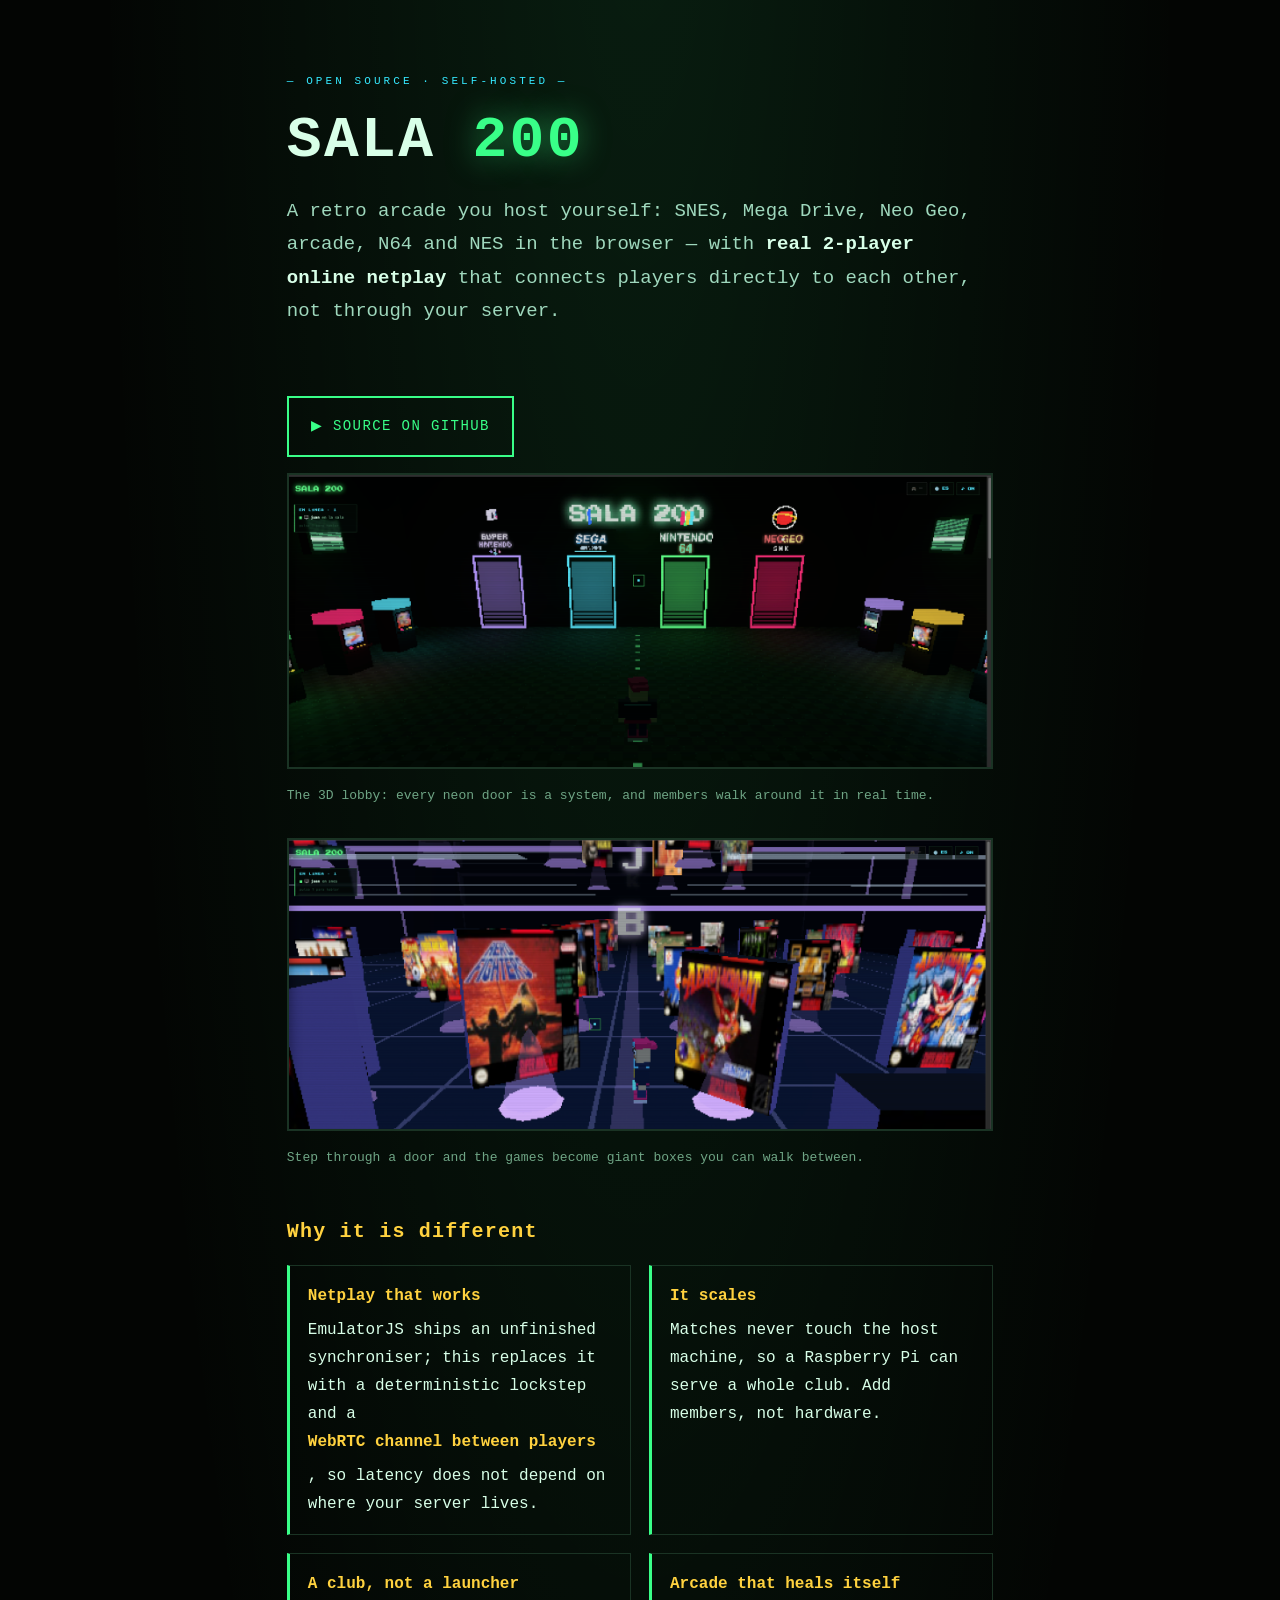
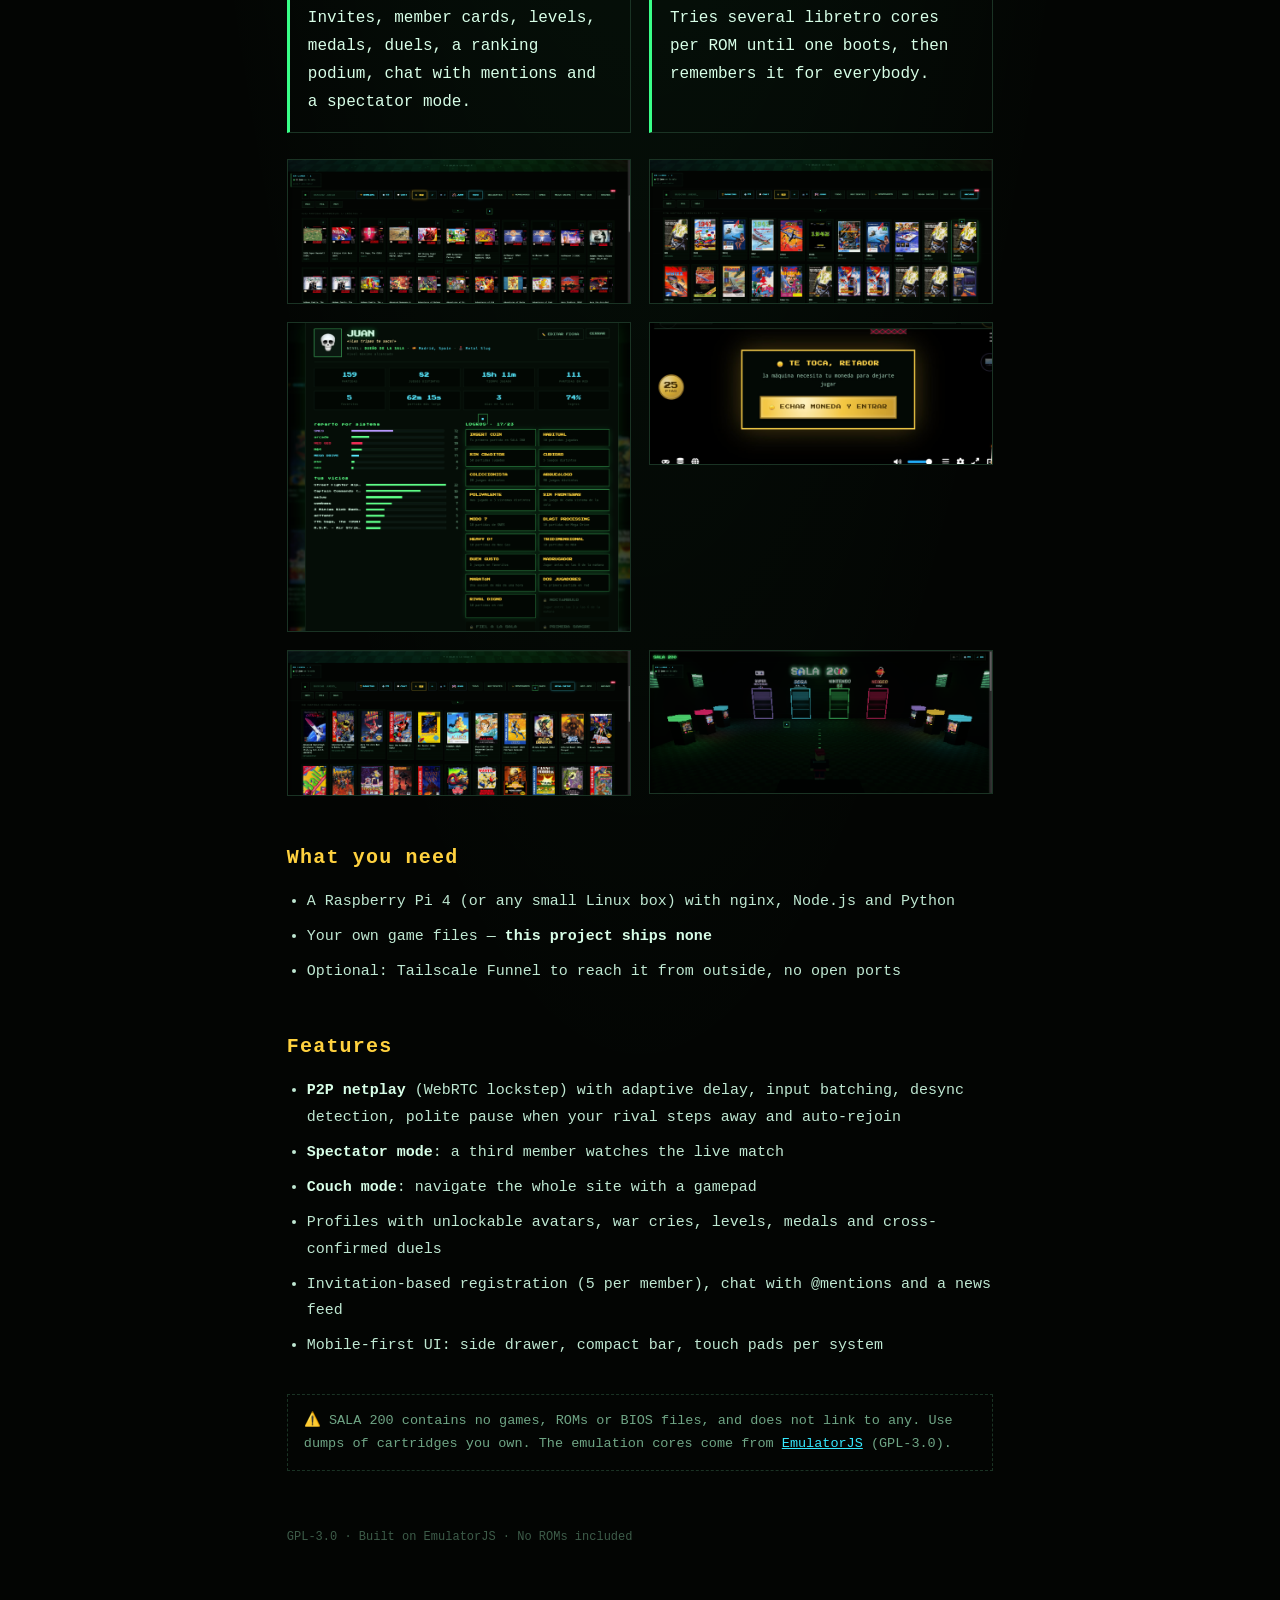
<file: docs/index.html>
<!DOCTYPE html>
<html lang="en">
<head>
<meta charset="UTF-8">
<meta name="viewport" content="width=device-width, initial-scale=1.0">
<title>SALA 200 — Self-hosted retro arcade with real browser netplay</title>
<meta name="description" content="Open-source self-hosted retro arcade: play SNES, Mega Drive, Neo Geo, arcade and N64 in the browser with true 2-player online netplay (P2P WebRTC lockstep), running on a Raspberry Pi.">
<meta name="keywords" content="self-hosted arcade, emulatorjs netplay, browser emulator multiplayer, retro gaming server, raspberry pi arcade, webrtc netplay, romm alternative, fightcade web, selfhosted emulation">
<link rel="canonical" href="https://ijuanlux.github.io/sala200/">
<meta property="og:type" content="website">
<meta property="og:title" content="SALA 200 — Self-hosted retro arcade with real browser netplay">
<meta property="og:description" content="SNES, Mega Drive, Neo Geo, arcade and N64 in your browser, with 2-player online netplay that connects players directly. Self-hosted on a Raspberry Pi.">
<meta property="og:url" content="https://ijuanlux.github.io/sala200/">
<meta name="twitter:card" content="summary_large_image">
<style>
  :root { --bg:#030503; --fg:#d8ffe8; --ph:#39ff88; --cy:#35e9ff; --dim:#1a3324; --oro:#ffd23f; }
  * { margin:0; padding:0; box-sizing:border-box; }
  body { background:var(--bg); color:var(--fg); line-height:1.75;
    font-family: ui-monospace,'SF Mono',Menlo,monospace;
    background-image: radial-gradient(ellipse at 50% -10%, rgba(57,255,136,.10), transparent 60%); }
  .wrap { max-width: 860px; margin: 0 auto; padding: 8vh 6vw 12vh; }
  h1 { font-size: clamp(30px,7vw,58px); letter-spacing:.04em; line-height:1.1; }
  h1 span { color:var(--ph); text-shadow:0 0 30px rgba(57,255,136,.5); }
  .tag { color:var(--cy); letter-spacing:.28em; font-size:11px; margin-bottom:18px; }
  .sub { font-size:clamp(15px,2.2vw,19px); color:#9fd8bd; margin:22px 0 34px; }
  h2 { font-size:20px; color:var(--oro); margin:44px 0 14px; letter-spacing:.06em; }
  p, li { font-size:15px; color:#bfe8d2; }
  ul { margin:0 0 0 20px; }
  li { margin-bottom:9px; }
  b { color:var(--fg); }
  a { color:var(--cy); }
  .cta { display:inline-block; margin:34px 0 6px; border:2px solid var(--ph); color:var(--ph);
    padding:16px 22px; text-decoration:none; letter-spacing:.1em; font-size:14px; }
  .cta:hover { background:var(--ph); color:#001a0c; }
  .cols { display:grid; grid-template-columns:repeat(auto-fit,minmax(240px,1fr)); gap:18px; margin-top:16px; }
  .card { border:1px solid var(--dim); border-left:3px solid var(--ph); padding:16px 18px; }
  .card b { display:block; margin-bottom:6px; color:var(--oro); }
  .nota { border:1px dashed var(--dim); padding:14px 16px; margin-top:34px; font-size:13.5px; color:#6fa585; }
  footer { margin-top:56px; font-size:12px; color:#3d5c49; }
</style>
</head>
<body>
<div class="wrap">
  <div class="tag">— OPEN SOURCE · SELF-HOSTED —</div>
  <h1>SALA <span>200</span></h1>
  <p class="sub">A retro arcade you host yourself: SNES, Mega Drive, Neo Geo, arcade,
  N64 and NES in the browser — with <b>real 2-player online netplay</b> that connects
  players directly to each other, not through your server.</p>

  <a class="cta" href="https://github.com/ijuanlux/sala200">▶ SOURCE ON GITHUB</a>

  <img src="img/lobby3d.png" alt="SALA 200 3D lobby with neon doors and arcade cabinets"
       style="width:100%;border:2px solid var(--dim);margin:10px 0 6px">
  <p style="font-size:13px;color:#6fa585;margin-bottom:24px">The 3D lobby: every neon door is a
  system, and members walk around it in real time.</p>

  <img src="img/sala-snes.png" alt="Inside the SNES room: giant lit-up game boxes"
       style="width:100%;border:2px solid var(--dim);margin:6px 0">
  <p style="font-size:13px;color:#6fa585;margin-bottom:24px">Step through a door and the games
  become giant boxes you can walk between.</p>

  <h2>Why it is different</h2>
  <div class="cols">
    <div class="card"><b>Netplay that works</b>EmulatorJS ships an unfinished
      synchroniser; this replaces it with a deterministic lockstep and a
      <b>WebRTC channel between players</b>, so latency does not depend on where
      your server lives.</div>
    <div class="card"><b>It scales</b>Matches never touch the host machine, so a
      Raspberry Pi can serve a whole club. Add members, not hardware.</div>
    <div class="card"><b>A club, not a launcher</b>Invites, member cards, levels,
      medals, duels, a ranking podium, chat with mentions and a spectator mode.</div>
    <div class="card"><b>Arcade that heals itself</b>Tries several libretro cores
      per ROM until one boots, then remembers it for everybody.</div>
  </div>

  <div class="cols" style="margin-top:26px">
    <img src="img/biblioteca.png" alt="Game library with box art" style="width:100%;border:1px solid var(--dim)">
    <img src="img/arcade.png" alt="Arcade shelf with 2270 games" style="width:100%;border:1px solid var(--dim)">
    <img src="img/ficha.png" alt="Member card with levels and medals" style="width:100%;border:1px solid var(--dim)">
    <img src="img/retador.png" alt="Arcade netplay: challenger inserts a coin" style="width:100%;border:1px solid var(--dim)">
    <img src="img/megadrive.png" alt="Mega Drive shelf with box art" style="width:100%;border:1px solid var(--dim)">
    <img src="img/lobby3d-2.png" alt="Neon doors in the 3D lobby" style="width:100%;border:1px solid var(--dim)">
  </div>

  <h2>What you need</h2>
  <ul>
    <li>A Raspberry Pi 4 (or any small Linux box) with nginx, Node.js and Python</li>
    <li>Your own game files — <b>this project ships none</b></li>
    <li>Optional: Tailscale Funnel to reach it from outside, no open ports</li>
  </ul>

  <h2>Features</h2>
  <ul>
    <li><b>P2P netplay</b> (WebRTC lockstep) with adaptive delay, input batching,
        desync detection, polite pause when your rival steps away and auto-rejoin</li>
    <li><b>Spectator mode</b>: a third member watches the live match</li>
    <li><b>Couch mode</b>: navigate the whole site with a gamepad</li>
    <li>Profiles with unlockable avatars, war cries, levels, medals and cross-confirmed duels</li>
    <li>Invitation-based registration (5 per member), chat with @mentions and a news feed</li>
    <li>Mobile-first UI: side drawer, compact bar, touch pads per system</li>
  </ul>

  <div class="nota">⚠️ SALA 200 contains no games, ROMs or BIOS files, and does not
  link to any. Use dumps of cartridges you own. The emulation cores come from
  <a href="https://emulatorjs.org">EmulatorJS</a> (GPL-3.0).</div>

  <footer>GPL-3.0 · Built on EmulatorJS · No ROMs included</footer>
</div>
</body>
</html>
</file>
